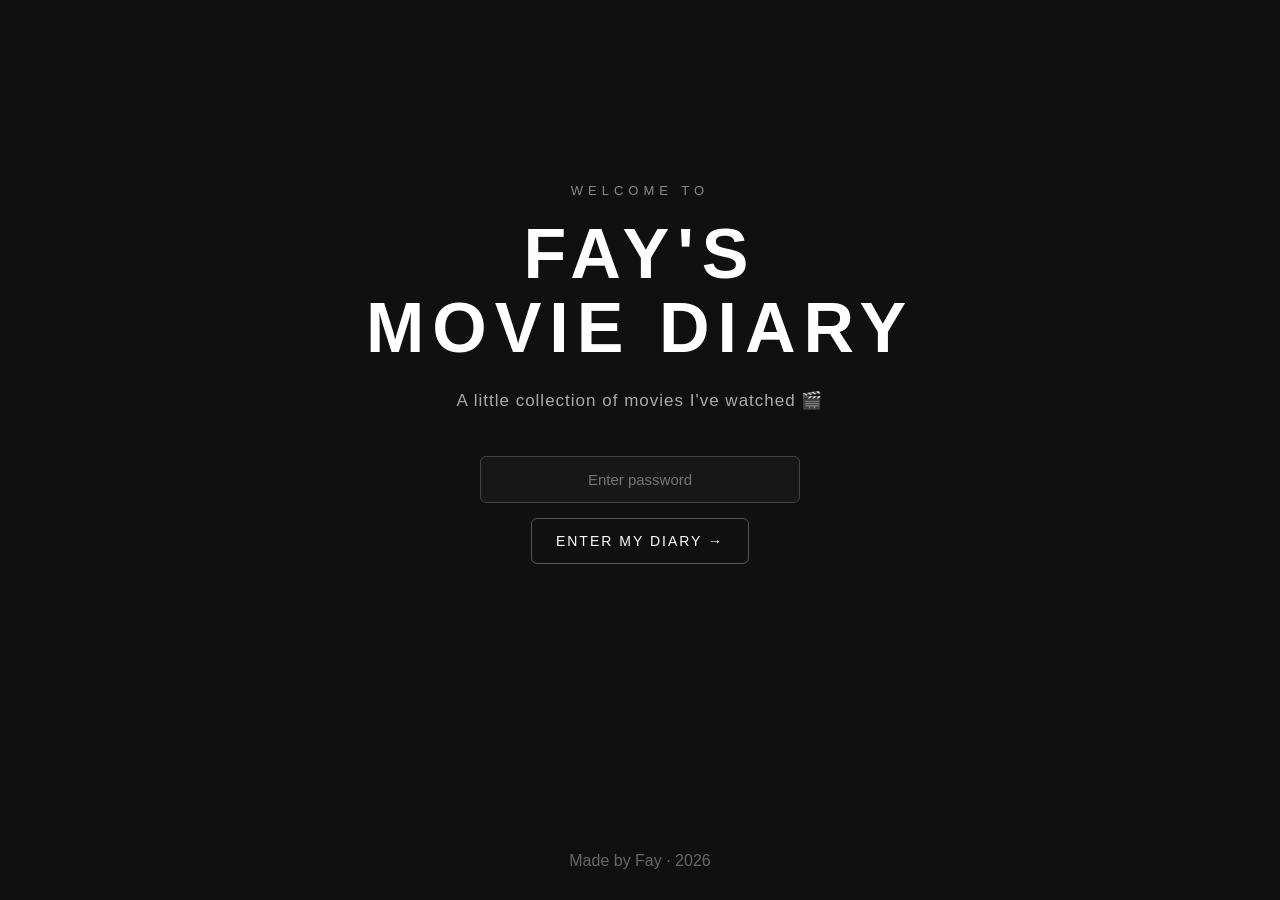
<file: index.html>
<!DOCTYPE html>
<html lang="zh-TW">

<head>
    <link rel="icon" type="image/png" href="favicon.png">
    <meta charset="UTF-8">
    <meta name="viewport" content="width=device-width, initial-scale=1.0">
    <title>Fay's Movie Diary</title>
    <link rel="stylesheet" href="style.css">
</head>

<body class="entrance-page">

    <main class="entrance">

        <p class="entrance-small">
            WELCOME TO
        </p>

        <h1>
            FAY'S<br>
            MOVIE DIARY
        </h1>

        <p class="entrance-subtitle">
            A little collection of movies I've watched 🎬
        </p>


        <div class="password-box">

            <input type="password" id="password" placeholder="Enter password" >

            <button onclick="enterDiary()">
                ENTER MY DIARY →
            </button>

            <p id="error-message"></p>
        </div>
    </main>


    <footer>
        <p>
            Made by Fay · 2026
        </p>

    </footer>


    <script>

        function enterDiary() {
            const password =
                document.getElementById("password").value;
            if (password === "faysfilmentry") {
                window.location.href = "movies.html";
            } else {
                document.getElementById("error-message").textContent =
                    "Wrong password. Please try again.";
            }
        }
    </script>
</body>
</html>
</file>
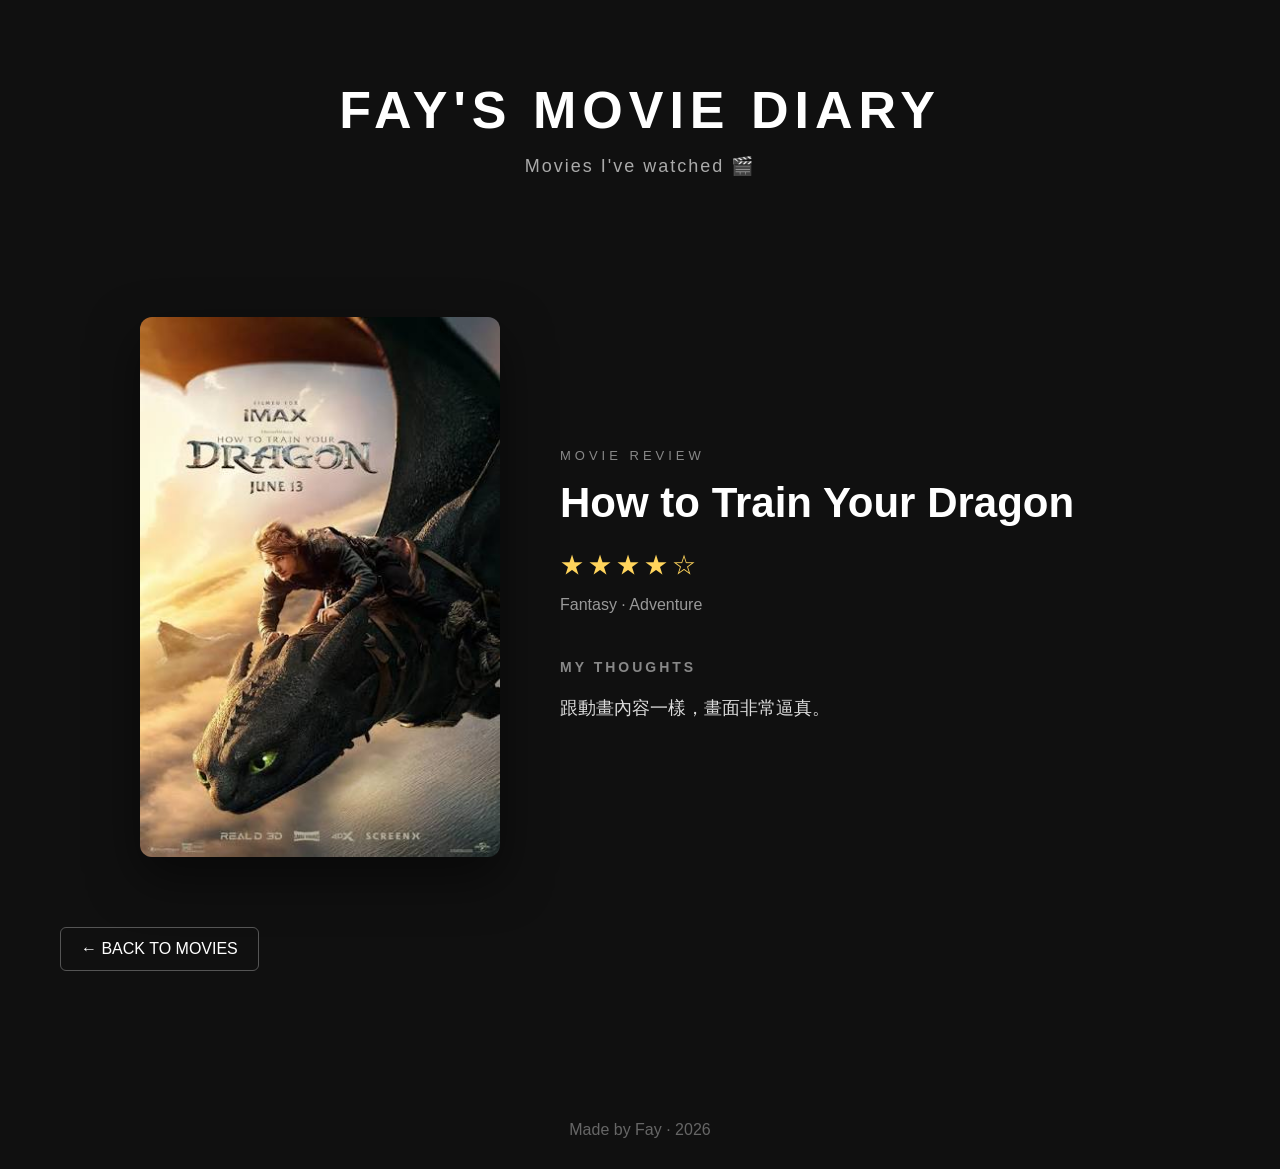
<file: dragon.html>
<!DOCTYPE html>
<html lang="zh-TW">

<head>
    <link rel="icon" type="image/png" href="favicon.png">
    <meta charset="UTF-8">
    <meta name="viewport" content="width=device-width, initial-scale=1.0">
    <title>How to Train Your Dragon | Fay's Movie Diary</title>
    <link rel="stylesheet" href="style.css">
</head>

<body>

    <header>
        <h1>FAY'S MOVIE DIARY</h1>
        <p>Movies I've watched 🎬</p>
    </header>

    <main>

        <section class="movie-detail">

            <img
                src="images/dragon.jpg"
                alt="How to Train Your Dragon"
                class="detail-poster"
            >

            <div class="detail-info">

                <p class="detail-label">MOVIE REVIEW</p>

                <h2>How to Train Your Dragon</h2>

                <p class="detail-rating">
                    ★★★★☆
                </p>

                <p class="detail-meta">
                    Fantasy · Adventure
                </p>

                <h3>MY THOUGHTS</h3>

                <p class="detail-thoughts">
                    跟動畫內容一樣，畫面非常逼真。
                </p>

            </div>

        </section>

        <a href="movies.html" class="back-button">
            ← BACK TO MOVIES
        </a>

    </main>

    <footer>
        <p>Made by Fay · 2026</p>
    </footer>

</body>

</html>
</file>
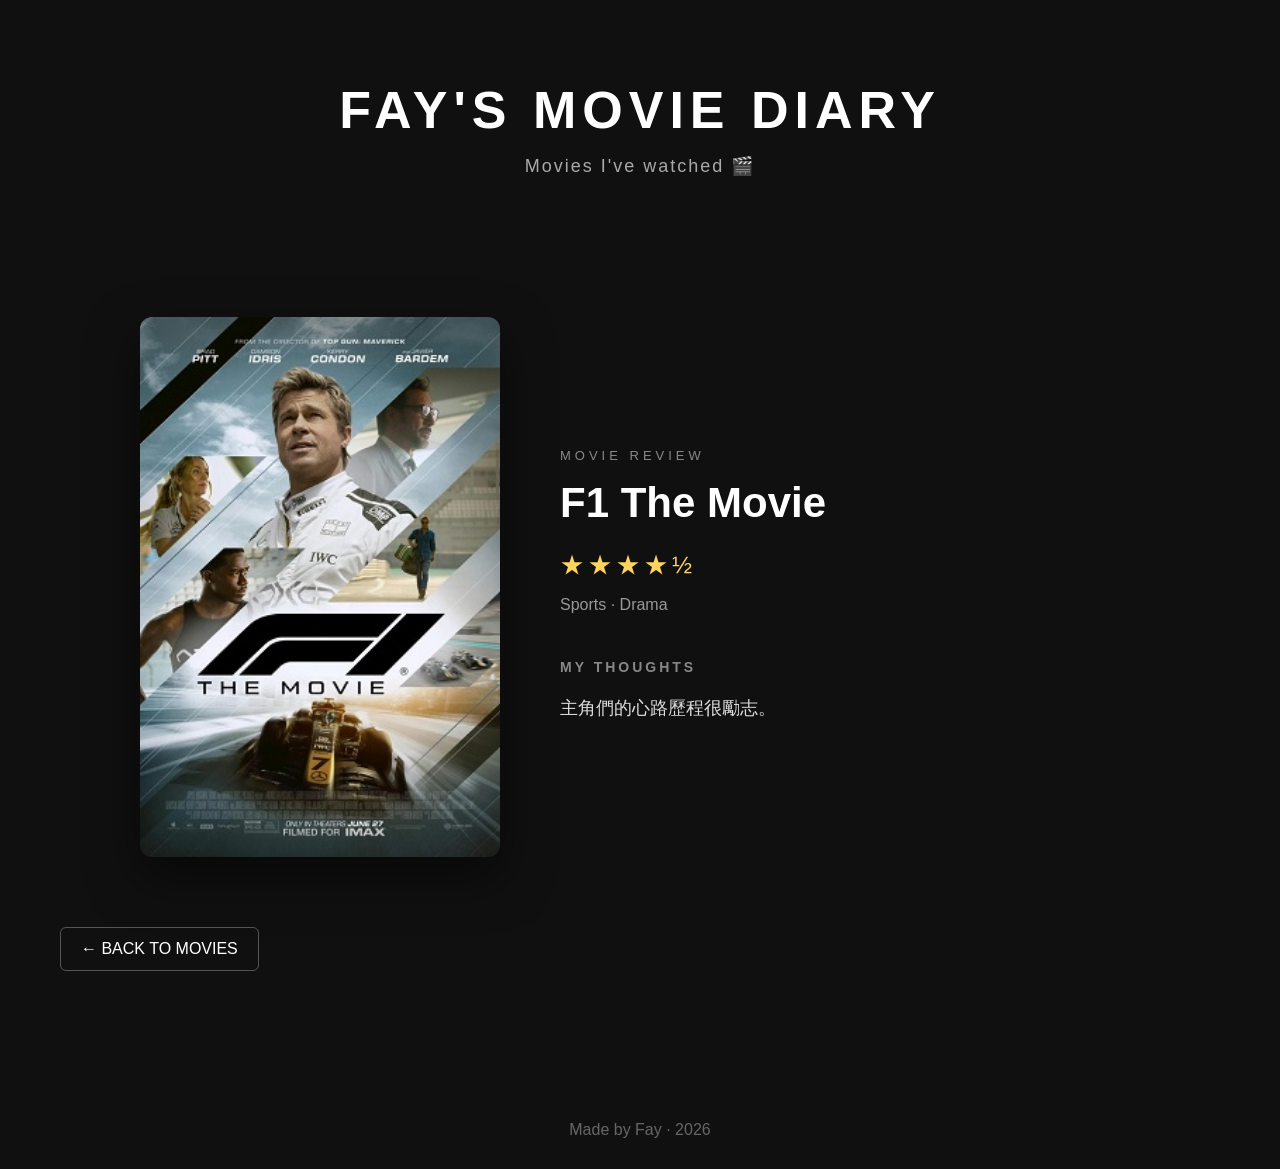
<file: f1.html>
<!DOCTYPE html>
<html lang="zh-TW">

<head>
    <link rel="icon" type="image/png" href="favicon.png">
    <meta charset="UTF-8">
    <meta name="viewport" content="width=device-width, initial-scale=1.0">
    <title>F1 The Movie | Fay's Movie Diary</title>
    <link rel="stylesheet" href="style.css">
</head>

<body>

    <header>
        <h1>FAY'S MOVIE DIARY</h1>
        <p>Movies I've watched 🎬</p>
    </header>

    <main>

        <section class="movie-detail">

            <img
                src="images/f1.jpg"
                alt="F1 The Movie"
                class="detail-poster"
            >

            <div class="detail-info">

                <p class="detail-label">MOVIE REVIEW</p>

                <h2>F1 The Movie</h2>

                <p class="detail-rating">
                    ★★★★½
                </p>

                <p class="detail-meta">
                    Sports · Drama
                </p>

                <h3>MY THOUGHTS</h3>

                <p class="detail-thoughts">
                    主角們的心路歷程很勵志。
                </p>

            </div>

        </section>

        <a href="movies.html" class="back-button">
            ← BACK TO MOVIES
        </a>

    </main>

    <footer>
        <p>Made by Fay · 2026</p>
    </footer>

</body>

</html>
</file>
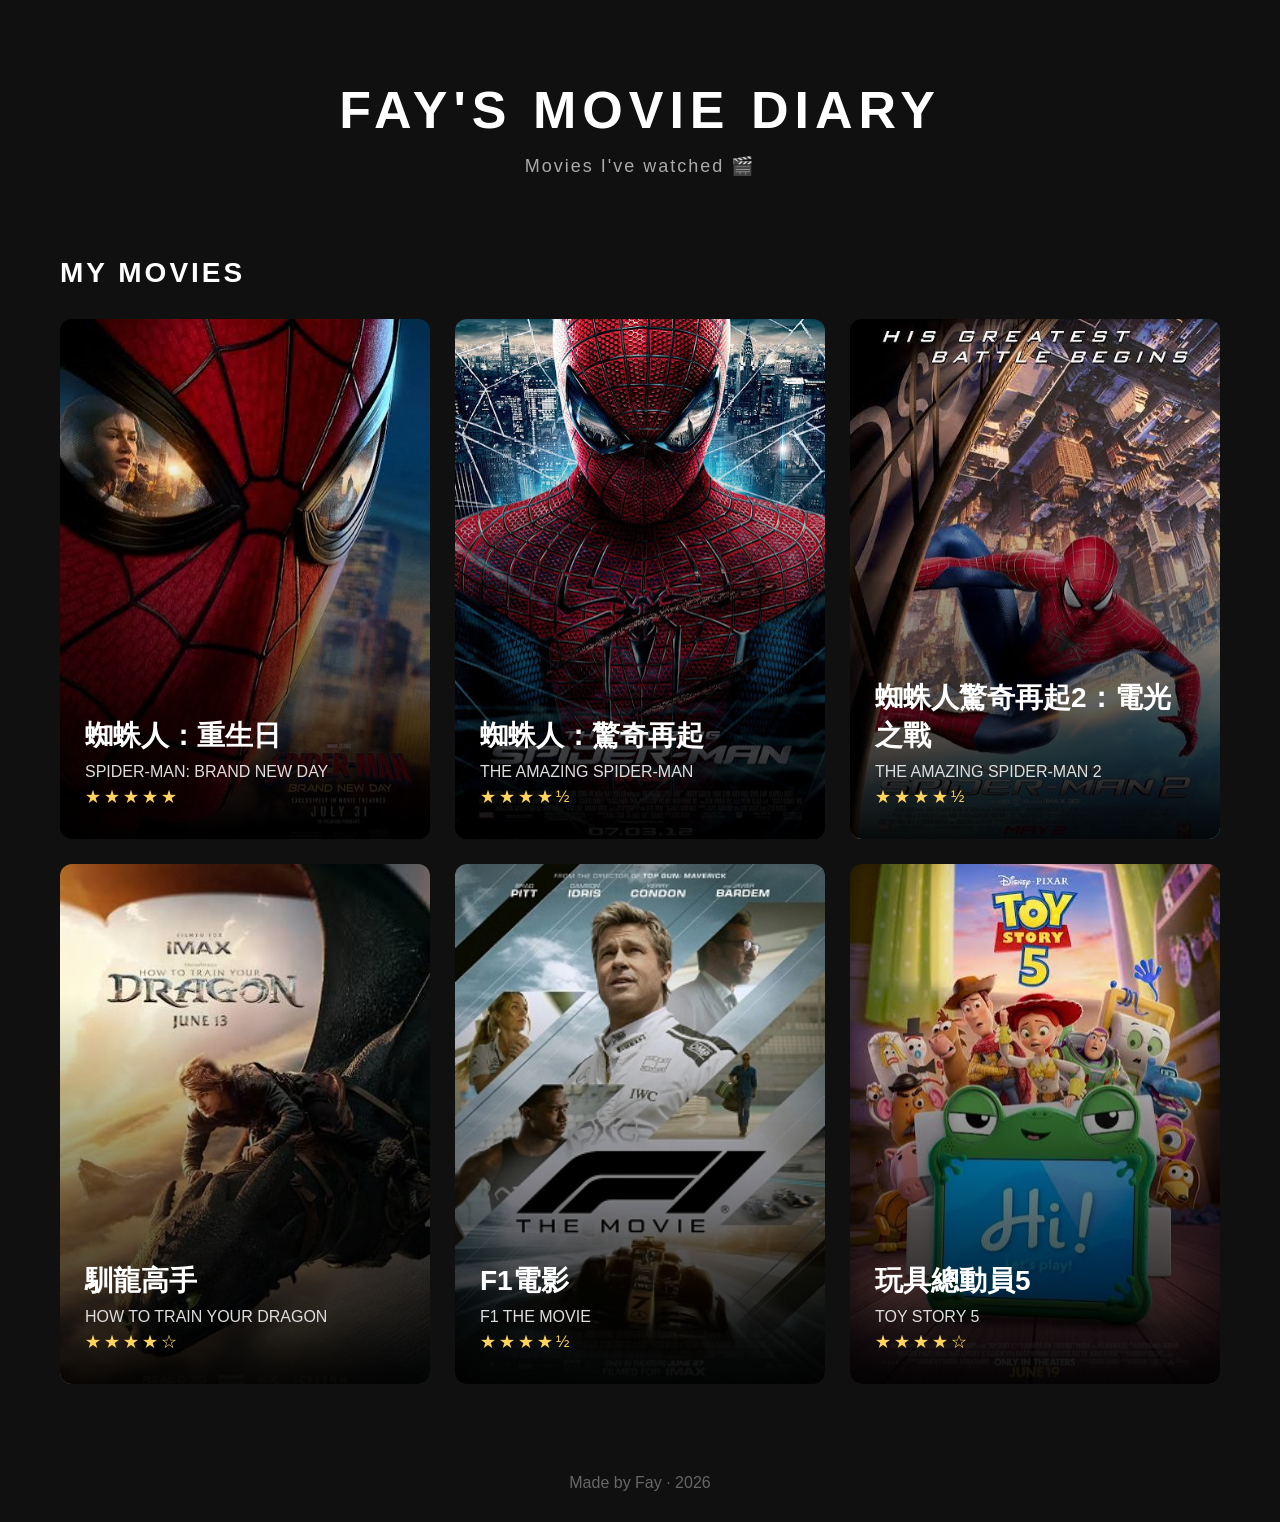
<file: movies.html>
<!DOCTYPE html>
<html lang="zh-TW">
<head>
    <link rel="icon" type="image/png" href="favicon.png">
    <meta charset="UTF-8">
    <meta name="viewport" content="width=device-width, initial-scale=1.0">
    <title>Fay's Movie Diary</title>
    <link rel="stylesheet" href="style.css">
</head>
    
<body>
    <header>
        <h1>FAY'S MOVIE DIARY</h1>
        <p>Movies I've watched 🎬</p>
    </header>

    <main>
        <section class="movies">
            <h2>MY MOVIES</h2>
            <div class="movie-grid">

                <!-- Spider-Man-Brand-New-Day -->
                <a href="spidermanBrandNewDay.html" class="movie-card">
                    <img src="images/spidermanBrandNewDay.jpg" alt="Spider-Man: Brand New Day" >
                    <div class="movie-info">
                        <h3>蜘蛛人：重生日</h3>
                        <p>SPIDER-MAN: BRAND NEW DAY</p>
                        <p class="rating">★★★★★</p>
                    </div>
                </a>

                <!-- The-Amazing-Spider-Man -->
                <a href="spidermanAmazing.html" class="movie-card">
                    <img src="images/the amazing spider-man.jpg" alt="The Amazing Spider-Man" >
                    <div class="movie-info">
                        <h3>蜘蛛人：驚奇再起</h3>
                        <p>THE AMAZING SPIDER-MAN</p>
                        <p class="rating">★★★★½</p>
                    </div>
                </a>
                
                <!-- The-Amazing-Spider-Man-2 -->
                <a href="spidermanAmazing2.html" class="movie-card">
                    <img src="images/the amazing spider-man 2.jpg" alt="The Amazing Spider-Man 2" >
                    <div class="movie-info">
                        <h3>蜘蛛人驚奇再起2：電光之戰</h3>
                        <p>THE AMAZING SPIDER-MAN 2</p>
                        <p class="rating">★★★★½</p>
                    </div>
                </a>
                
                <!-- How to Train Your Dragon -->
                <a href="dragon.html" class="movie-card">
                    <img src="images/dragon.jpg" alt="How to Train Your Dragon" >
                    <div class="movie-info">
                        <h3>馴龍高手</h3>
                        <p>HOW TO TRAIN YOUR DRAGON</p>
                        <p class="rating">★★★★☆</p>
                    </div>
                </a>
                
                <!-- F1 -->
                <a href="f1.html" class="movie-card">
                    <img src="images/f1.jpg" alt="F1 The Movie" >
                    <div class="movie-info">
                        <h3>F1電影</h3>
                        <p>F1 THE MOVIE</p>
                        <p class="rating">★★★★½</p>
                    </div>
                </a>

                <!-- Toy Story 5 -->
                <a href="toy-story-5.html" class="movie-card">
                    <img src="images/toy-story-5.jpg" alt="Toy Story 5" >
                    <div class="movie-info">
                        <h3> 玩具總動員5 </h3>
                        <p> TOY STORY 5 </p>
                        <p class="rating"> ★★★★☆ </p>
                    </div>
                </a>
            </div>
        </section>
    </main>

    <footer>
        <p>Made by Fay · 2026</p>
    </footer>
</body>
</html>
</file>
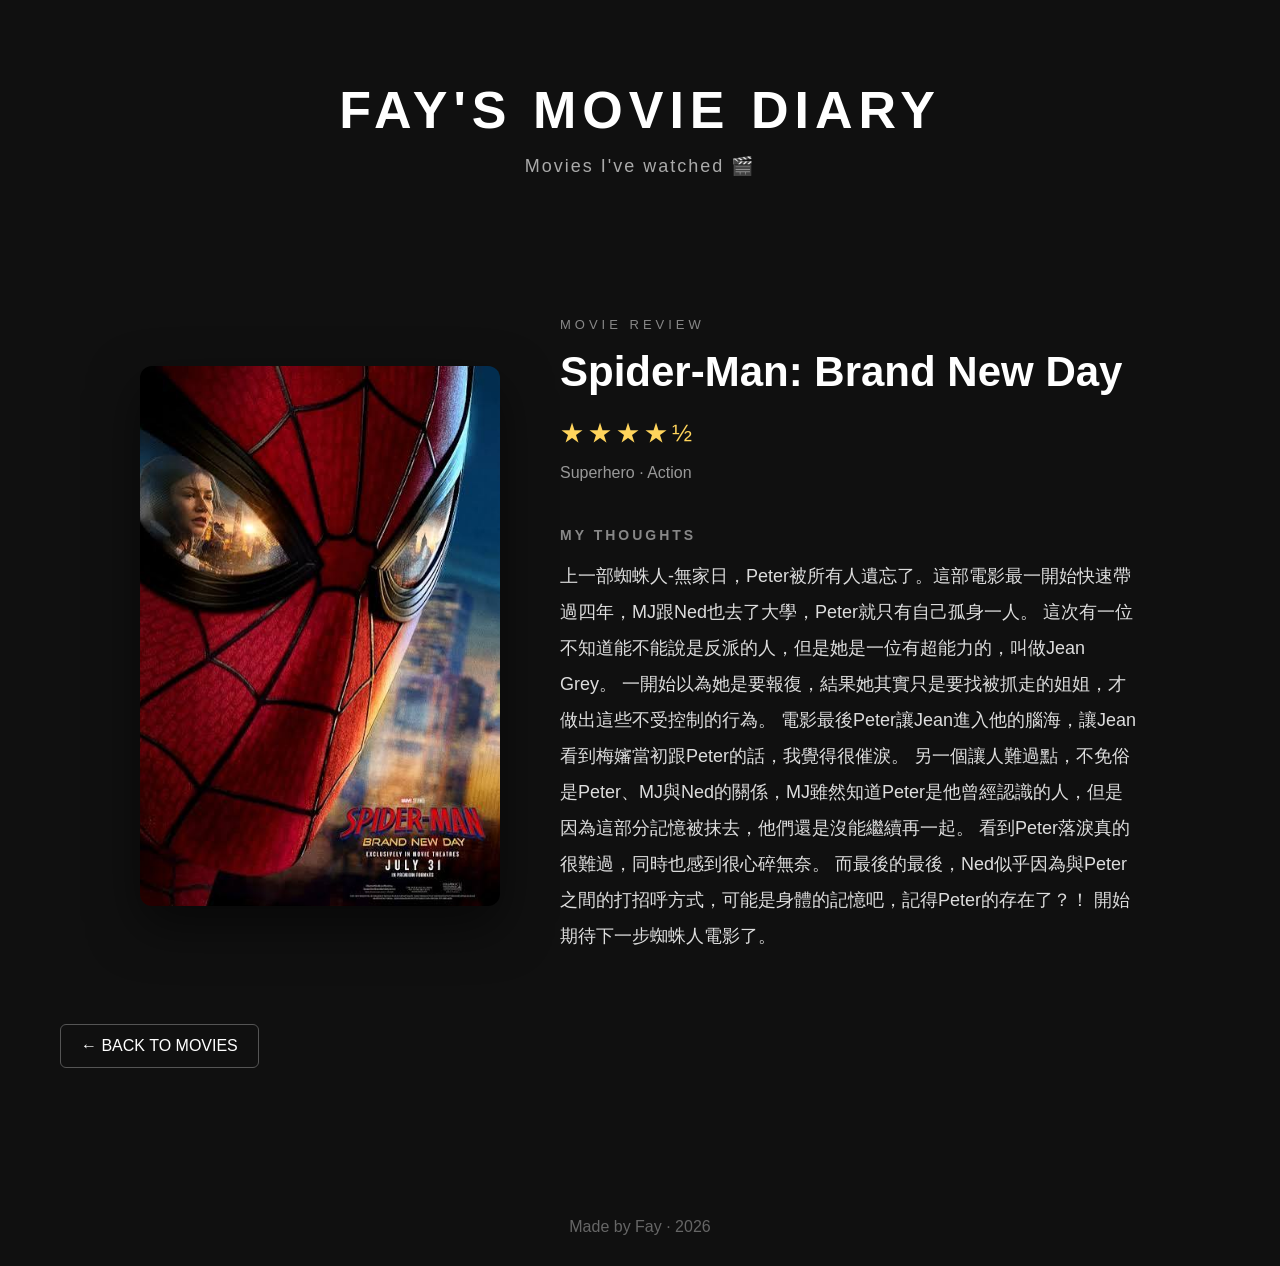
<file: spiderman.html>
<!DOCTYPE html>
<html lang="zh-TW">

<head>
    <link rel="icon" type="image/png" href="favicon.png">
    <meta charset="UTF-8">
    <meta name="viewport" content="width=device-width, initial-scale=1.0">
    <title>Spider-Man: Brand New Day | Fay's Movie Diary</title>
    <link rel="stylesheet" href="style.css">
</head>

<body>

    <header>
        <h1>FAY'S MOVIE DIARY</h1>
        <p>Movies I've watched 🎬</p>
    </header>


    <main>

        <section class="movie-detail">

            <img
                src="images/spiderman.jpg"
                alt="Spider-Man: Brand New Day"
                class="detail-poster"
            >

            <div class="detail-info">

                <p class="detail-label">MOVIE REVIEW</p>

                <h2>Spider-Man: Brand New Day</h2>

                <p class="detail-rating">
                    ★★★★½
                </p>

                <p class="detail-meta">
                    Superhero · Action
                </p>

                <h3>MY THOUGHTS</h3>

                <p class="detail-thoughts">
                    上一部蜘蛛人-無家日，Peter被所有人遺忘了。這部電影最一開始快速帶過四年，MJ跟Ned也去了大學，Peter就只有自己孤身一人。
                    這次有一位不知道能不能說是反派的人，但是她是一位有超能力的，叫做Jean Grey。
                    一開始以為她是要報復，結果她其實只是要找被抓走的姐姐，才做出這些不受控制的行為。
                    電影最後Peter讓Jean進入他的腦海，讓Jean看到梅嬸當初跟Peter的話，我覺得很催淚。
                    另一個讓人難過點，不免俗是Peter、MJ與Ned的關係，MJ雖然知道Peter是他曾經認識的人，但是因為這部分記憶被抹去，他們還是沒能繼續再一起。
                    看到Peter落淚真的很難過，同時也感到很心碎無奈。
                    而最後的最後，Ned似乎因為與Peter之間的打招呼方式，可能是身體的記憶吧，記得Peter的存在了？！
                    開始期待下一步蜘蛛人電影了。
                </p>

            </div>

        </section>


        <a href="movies.html" class="back-button">
            ← BACK TO MOVIES
        </a>

    </main>

    <footer>
        <p>Made by Fay · 2026</p>
    </footer>

</body>

</html>
</file>
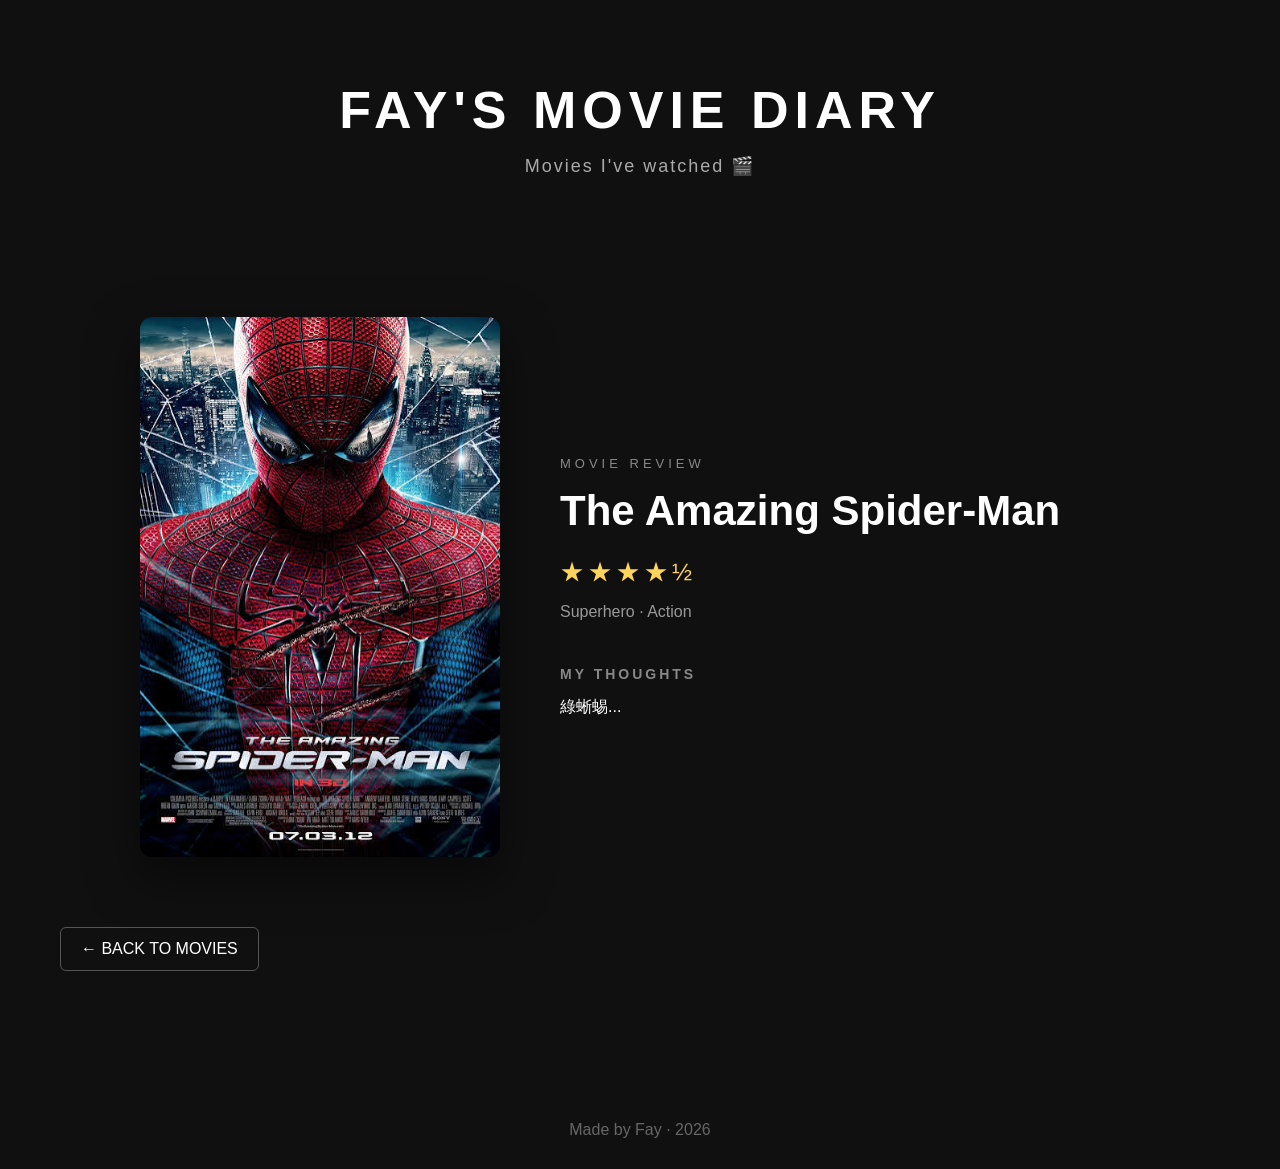
<file: spidermanAmazing.html>
<!DOCTYPE html>
<html lang="zh-TW">

<head>
    <link rel="icon" type="image/png" href="favicon.png">
    <meta charset="UTF-8">
    <meta name="viewport" content="width=device-width, initial-scale=1.0">
    <title>The Amazing Spider-Man | Fay's Movie Diary</title>
    <link rel="stylesheet" href="style.css">
</head>

<body>

    <header>
        <h1>FAY'S MOVIE DIARY</h1>
        <p>Movies I've watched 🎬</p>
    </header>


    <main>

        <section class="movie-detail">

            <img
                src="images/the amazing spider-man.jpg"
                alt="The Amazing Spider-Man"
                class="detail-poster"
            >

            <div class="detail-info">

                <p class="detail-label">MOVIE REVIEW</p>

                <h2>The Amazing Spider-Man</h2>

                <p class="detail-rating">
                    ★★★★½
                </p>

                <p class="detail-meta">
                    Superhero · Action
                </p>

                <h3>MY THOUGHTS</h3>
                    綠蜥蜴...
                <p class="detail-thoughts">
                    
                </p>

            </div>

        </section>


        <a href="movies.html" class="back-button">
            ← BACK TO MOVIES
        </a>

    </main>

    <footer>
        <p>Made by Fay · 2026</p>
    </footer>

</body>

</html>
</file>
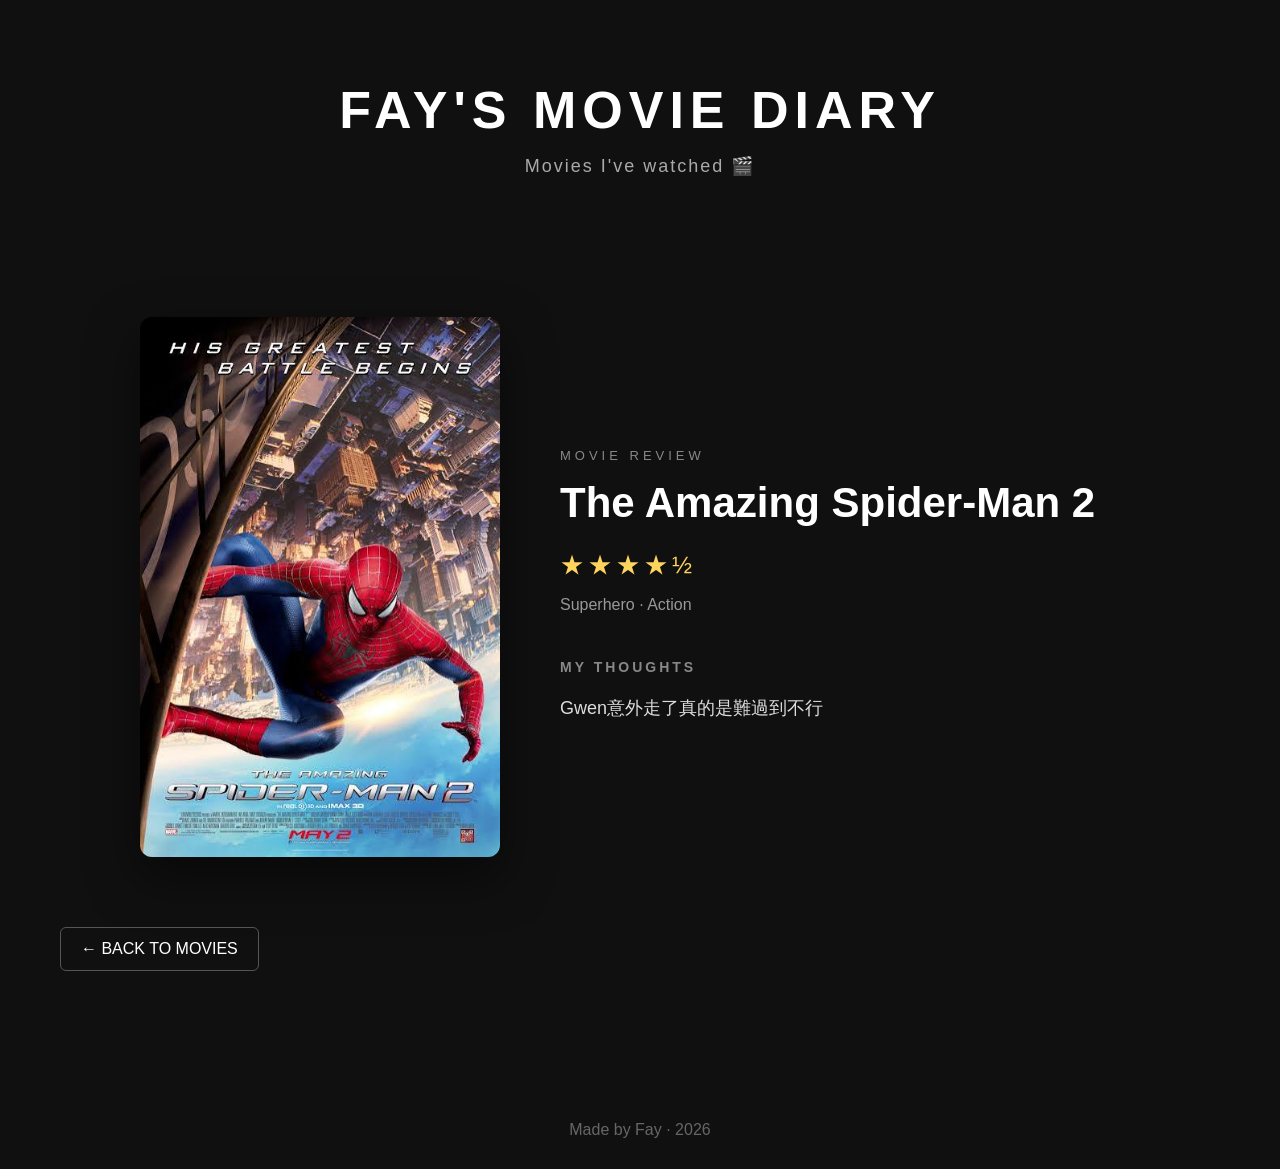
<file: spidermanAmazing2.html>
<!DOCTYPE html>
<html lang="zh-TW">

<head>
    <link rel="icon" type="image/png" href="favicon.png">
    <meta charset="UTF-8">
    <meta name="viewport" content="width=device-width, initial-scale=1.0">
    <title>The Amazing Spider-Man 2 | Fay's Movie Diary</title>
    <link rel="stylesheet" href="style.css">
</head>

<body>

    <header>
        <h1>FAY'S MOVIE DIARY</h1>
        <p>Movies I've watched 🎬</p>
    </header>


    <main>

        <section class="movie-detail">

            <img
                src="images/the amazing spider-man 2.jpg"
                alt="The Amazing Spider-Man 2"
                class="detail-poster"
            >

            <div class="detail-info">

                <p class="detail-label">MOVIE REVIEW</p>

                <h2>The Amazing Spider-Man 2</h2>

                <p class="detail-rating">
                    ★★★★½
                </p>

                <p class="detail-meta">
                    Superhero · Action
                </p>

                <h3>MY THOUGHTS</h3>

                <p class="detail-thoughts">
                    Gwen意外走了真的是難過到不行
                </p>

            </div>

        </section>


        <a href="movies.html" class="back-button">
            ← BACK TO MOVIES
        </a>

    </main>

    <footer>
        <p>Made by Fay · 2026</p>
    </footer>

</body>

</html>
</file>
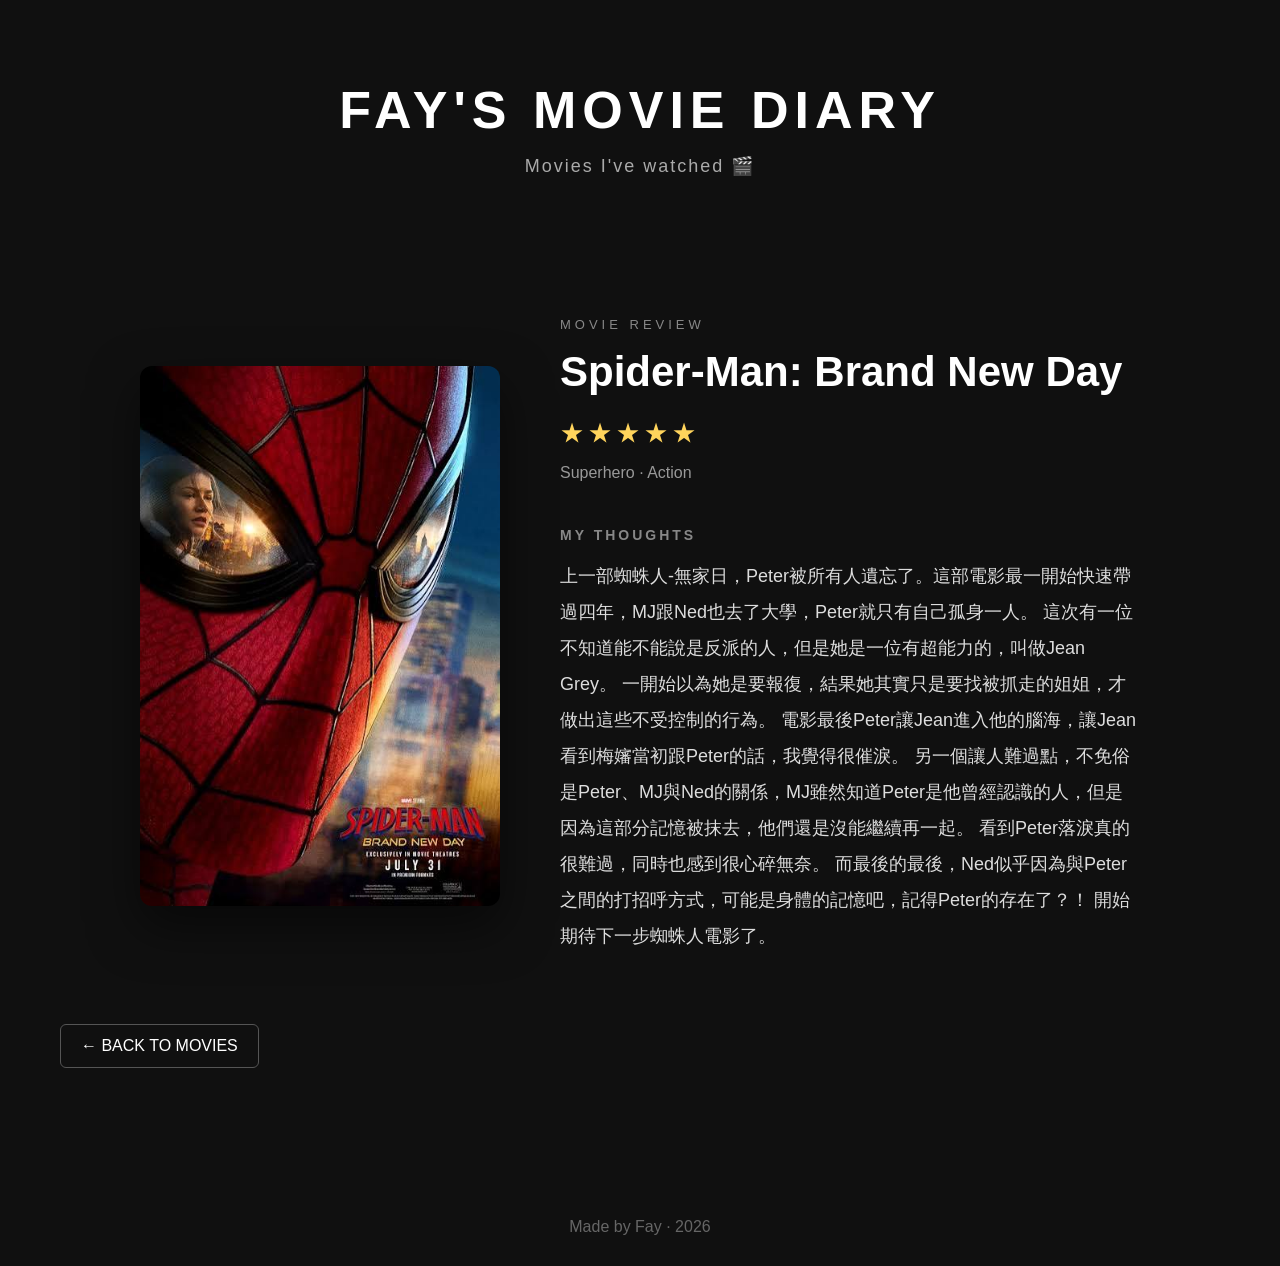
<file: spidermanBrandNewDay.html>
<!DOCTYPE html>
<html lang="zh-TW">

<head>
    <link rel="icon" type="image/png" href="favicon.png">
    <meta charset="UTF-8">
    <meta name="viewport" content="width=device-width, initial-scale=1.0">
    <title>Spider-Man: Brand New Day | Fay's Movie Diary</title>
    <link rel="stylesheet" href="style.css">
</head>

<body>

    <header>
        <h1>FAY'S MOVIE DIARY</h1>
        <p>Movies I've watched 🎬</p>
    </header>


    <main>

        <section class="movie-detail">

            <img
                src="images/spidermanBrandNewDay.jpg"
                alt="Spider-Man: Brand New Day"
                class="detail-poster"
            >

            <div class="detail-info">

                <p class="detail-label">MOVIE REVIEW</p>

                <h2>Spider-Man: Brand New Day</h2>

                <p class="detail-rating">
                    ★★★★★
                </p>

                <p class="detail-meta">
                    Superhero · Action
                </p>

                <h3>MY THOUGHTS</h3>

                <p class="detail-thoughts">
                    上一部蜘蛛人-無家日，Peter被所有人遺忘了。這部電影最一開始快速帶過四年，MJ跟Ned也去了大學，Peter就只有自己孤身一人。
                    這次有一位不知道能不能說是反派的人，但是她是一位有超能力的，叫做Jean Grey。
                    一開始以為她是要報復，結果她其實只是要找被抓走的姐姐，才做出這些不受控制的行為。
                    電影最後Peter讓Jean進入他的腦海，讓Jean看到梅嬸當初跟Peter的話，我覺得很催淚。
                    另一個讓人難過點，不免俗是Peter、MJ與Ned的關係，MJ雖然知道Peter是他曾經認識的人，但是因為這部分記憶被抹去，他們還是沒能繼續再一起。
                    看到Peter落淚真的很難過，同時也感到很心碎無奈。
                    而最後的最後，Ned似乎因為與Peter之間的打招呼方式，可能是身體的記憶吧，記得Peter的存在了？！
                    開始期待下一步蜘蛛人電影了。
                </p>

            </div>

        </section>


        <a href="movies.html" class="back-button">
            ← BACK TO MOVIES
        </a>

    </main>

    <footer>
        <p>Made by Fay · 2026</p>
    </footer>

</body>

</html>
</file>
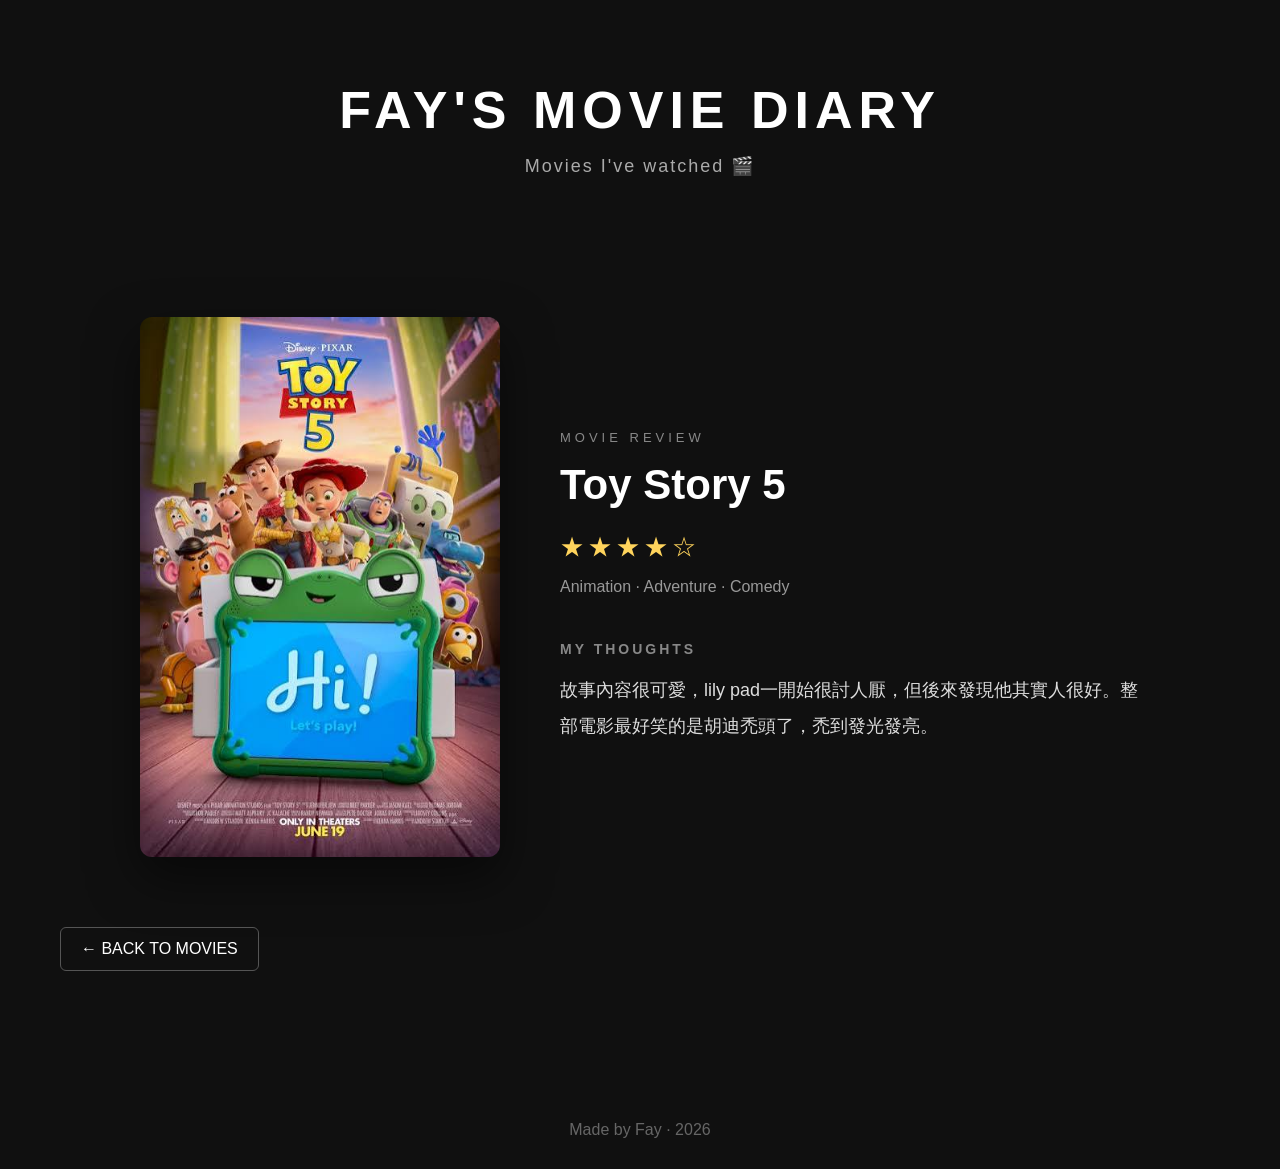
<file: toy-story-5.html>
<!DOCTYPE html>
<html lang="zh-TW">
<head>
    <link rel="icon" type="image/png" href="favicon.png">
    <meta charset="UTF-8">
    <meta name="viewport" content="width=device-width, initial-scale=1.0" >
    <title> Toy Story 5 | Fay's Movie Diary </title>
    <link  rel="stylesheet" href="style.css"  >
</head>

<body>
    <header>
        <h1>
            FAY'S MOVIE DIARY
        </h1>
        <p>
            Movies I've watched 🎬
        </p>
    </header>

    <main>
        <section class="movie-detail">
            <img
                src="images/toy-story-5.jpg"
                alt="Toy Story 5"
                class="detail-poster"
            >

            <div class="detail-info">
                <p class="detail-label">
                    MOVIE REVIEW
                </p>

                <h2>
                    Toy Story 5
                </h2>

                <p class="detail-rating">
                    ★★★★☆
                </p>

                <p class="detail-meta">
                    Animation · Adventure · Comedy
                </p>

                <h3>
                    MY THOUGHTS
                </h3>

                <p class="detail-thoughts">
                    故事內容很可愛，lily pad一開始很討人厭，但後來發現他其實人很好。整部電影最好笑的是胡迪禿頭了，禿到發光發亮。
                </p>
            </div>

        </section>
        <a href="movies.html"  class="back-button" >
            ← BACK TO MOVIES  </a>

    </main>

    <footer>
        <p>
            Made by Fay · 2026
        </p>
    </footer>
</body>

</html>
</file>
<file: style.css>
* {
    margin: 0;
    padding: 0;
    box-sizing: border-box;
}

body {
    background: #101010;
    color: white;
    font-family: Arial, sans-serif;
    min-height: 100vh;
}

/* ===== Header ===== */

header {
    text-align: center;
    padding: 80px 20px 60px;
}

header h1 {
    font-size: 52px;
    letter-spacing: 6px;
    margin-bottom: 15px;
}

header p {
    color: #aaaaaa;
    font-size: 18px;
    letter-spacing: 2px;
}

/* ===== Main ===== */

main {
    max-width: 1200px;
    margin: auto;
    padding: 20px;
}

.movies h2 {
    font-size: 28px;
    letter-spacing: 3px;
    margin-bottom: 30px;
}

/* ===== Movie Grid ===== */

.movie-grid {
    display: grid;
    grid-template-columns: repeat(3, 1fr);
    gap: 25px;
}

.movie-card {
    position: relative;
    height: 520px;
    border-radius: 12px;
    overflow: hidden;
    cursor: pointer;

    /* 因為現在 movie-card 是 <a> */
    text-decoration: none;
    color: inherit;

    transition:
        transform 0.3s ease,
        box-shadow 0.3s ease;
}

/* ===== Movie Poster ===== */

.movie-card img {
    width: 100%;
    height: 100%;
    object-fit: cover;
    display: block;

    transition: transform 0.5s ease;
}

/* ===== Dark Gradient ===== */

.movie-card::after {
    content: "";
    position: absolute;
    inset: 0;

    background: linear-gradient(
        to top,
        rgba(0, 0, 0, 0.95) 0%,
        rgba(0, 0, 0, 0.4) 45%,
        transparent 75%
    );
}

/* ===== Movie Information ===== */

.movie-info {
    position: absolute;
    bottom: 25px;
    left: 25px;
    right: 25px;

    z-index: 2;
}

.movie-info h3 {
    font-size: 28px;
    margin-bottom: 8px;
}

.movie-info p {
    color: #dddddd;
    margin-bottom: 6px;
}

.movie-info .rating {
    color: #ffd45c;
    letter-spacing: 3px;
}

/* ===== Hover Effect ===== */

.movie-card:hover {
    transform: translateY(-10px);
    box-shadow: 0 20px 40px rgba(0, 0, 0, 0.6);
}

.movie-card:hover img {
    transform: scale(1.06);
}

/* ===== Footer ===== */

footer {
    text-align: center;
    padding: 70px 20px 30px;
    color: #666666;
}

/* ===== Movie Detail Page ===== */

.movie-detail {
    max-width: 1000px;
    margin: 60px auto 40px;
    display: flex;
    gap: 60px;
    align-items: center;
}

.detail-poster {
    width: 360px;
    height: 540px;
    object-fit: cover;
    border-radius: 12px;
    box-shadow: 0 20px 50px rgba(0, 0, 0, 0.5);
}

.detail-info {
    flex: 1;
}

.detail-label {
    color: #888888;
    letter-spacing: 4px;
    font-size: 13px;
    margin-bottom: 15px;
}

.detail-info h2 {
    font-size: 42px;
    line-height: 1.2;
    margin-bottom: 20px;
}

.detail-rating {
    color: #ffd45c;
    font-size: 24px;
    letter-spacing: 4px;
    margin-bottom: 15px;
}

.detail-meta {
    color: #999999;
    margin-bottom: 45px;
}

.detail-info h3 {
    font-size: 14px;
    letter-spacing: 3px;
    color: #888888;

    margin-bottom: 15px;
}

.detail-thoughts {
    font-size: 18px;
    line-height: 2;
    color: #dddddd;
}

/* ===== Back Button ===== */

.back-button {
    display: inline-block;
    margin: 30px 0 60px;
    color: white;
    text-decoration: none;
    border: 1px solid #555555;
    padding: 12px 20px;
    border-radius: 6px;
    transition: all 0.2s ease;
}

.back-button:hover {
    background: white;
    color: black;
}

/* ===== Mobile ===== */

@media (max-width: 800px) {

    header h1 {
        font-size: 36px;
        letter-spacing: 3px;
    }

    .movie-grid {
        grid-template-columns: 1fr;
    }

    .movie-card {
        height: 500px;
    }

    .movie-detail {
        flex-direction: column;
        gap: 35px;
        margin-top: 30px;
    }

    .detail-poster {
        width: 260px;
        height: 390px;
    }

    .detail-info {
        text-align: center;
    }

    .detail-info h2 {
        font-size: 32px;
    }

    .detail-thoughts {
        font-size: 17px;
    }
}
/* ===== Entrance Page ===== */

.entrance-page {
    display: flex;
    flex-direction: column;
    min-height: 100vh;
}

.entrance {
    flex: 1;
    display: flex;
    flex-direction: column;
    justify-content: center;
    align-items: center;
    text-align: center;
    padding: 40px 20px;
}

.entrance-small {
    color: #888888;
    font-size: 13px;
    letter-spacing: 5px;
    margin-bottom: 20px;
}

.entrance h1 {
    font-size: 70px;
    line-height: 1.05;
    letter-spacing: 8px;
    margin-bottom: 25px;
}

.entrance-subtitle {
    color: #aaaaaa;
    font-size: 17px;
    letter-spacing: 1px;
    margin-bottom: 45px;
}


/* ===== Enter Button ===== */

.enter-button {
    display: inline-block;
    padding: 15px 28px;
    border: 1px solid #555555;
    border-radius: 6px;
    color: white;
    text-decoration: none;
    font-size: 14px;
    letter-spacing: 2px;
    transition:
        background 0.3s ease,
        color 0.3s ease,
        transform 0.3s ease;
}

.enter-button:hover {
    background: white;
    color: black;
    transform: translateY(-3px);
}

/* ===== Entrance Mobile ===== */

@media (max-width: 800px) {

    .entrance h1 {
        font-size: 46px;
        letter-spacing: 5px; 
    }
    .entrance-subtitle {
        font-size: 15px;
    }
}

/* ===== Password Entrance ===== */
.password-box {
    display: flex;
    flex-direction: column;
    align-items: center;
    gap: 15px;
    width: 320px;
}

.password-box input {
    width: 100%;
    padding: 14px 18px;
    background: #181818;
    border: 1px solid #444444;
    border-radius: 6px;
    color: white;
    font-size: 15px;
    outline: none;
    text-align: center;
}

.password-box input:focus {
    border-color: #888888;
}

.password-box button {
    padding: 14px 24px;
    background: transparent;
    border: 1px solid #555555;
    border-radius: 6px;
    color: white;
    font-size: 14px;
    letter-spacing: 2px;
    cursor: pointer;
    transition: all 0.3s ease;
}

.password-box button:hover {
    background: white;
    color: black;
}
#error-message {
    min-height: 20px;
    color: #aaaaaa;
    font-size: 13px;
}
</file>
